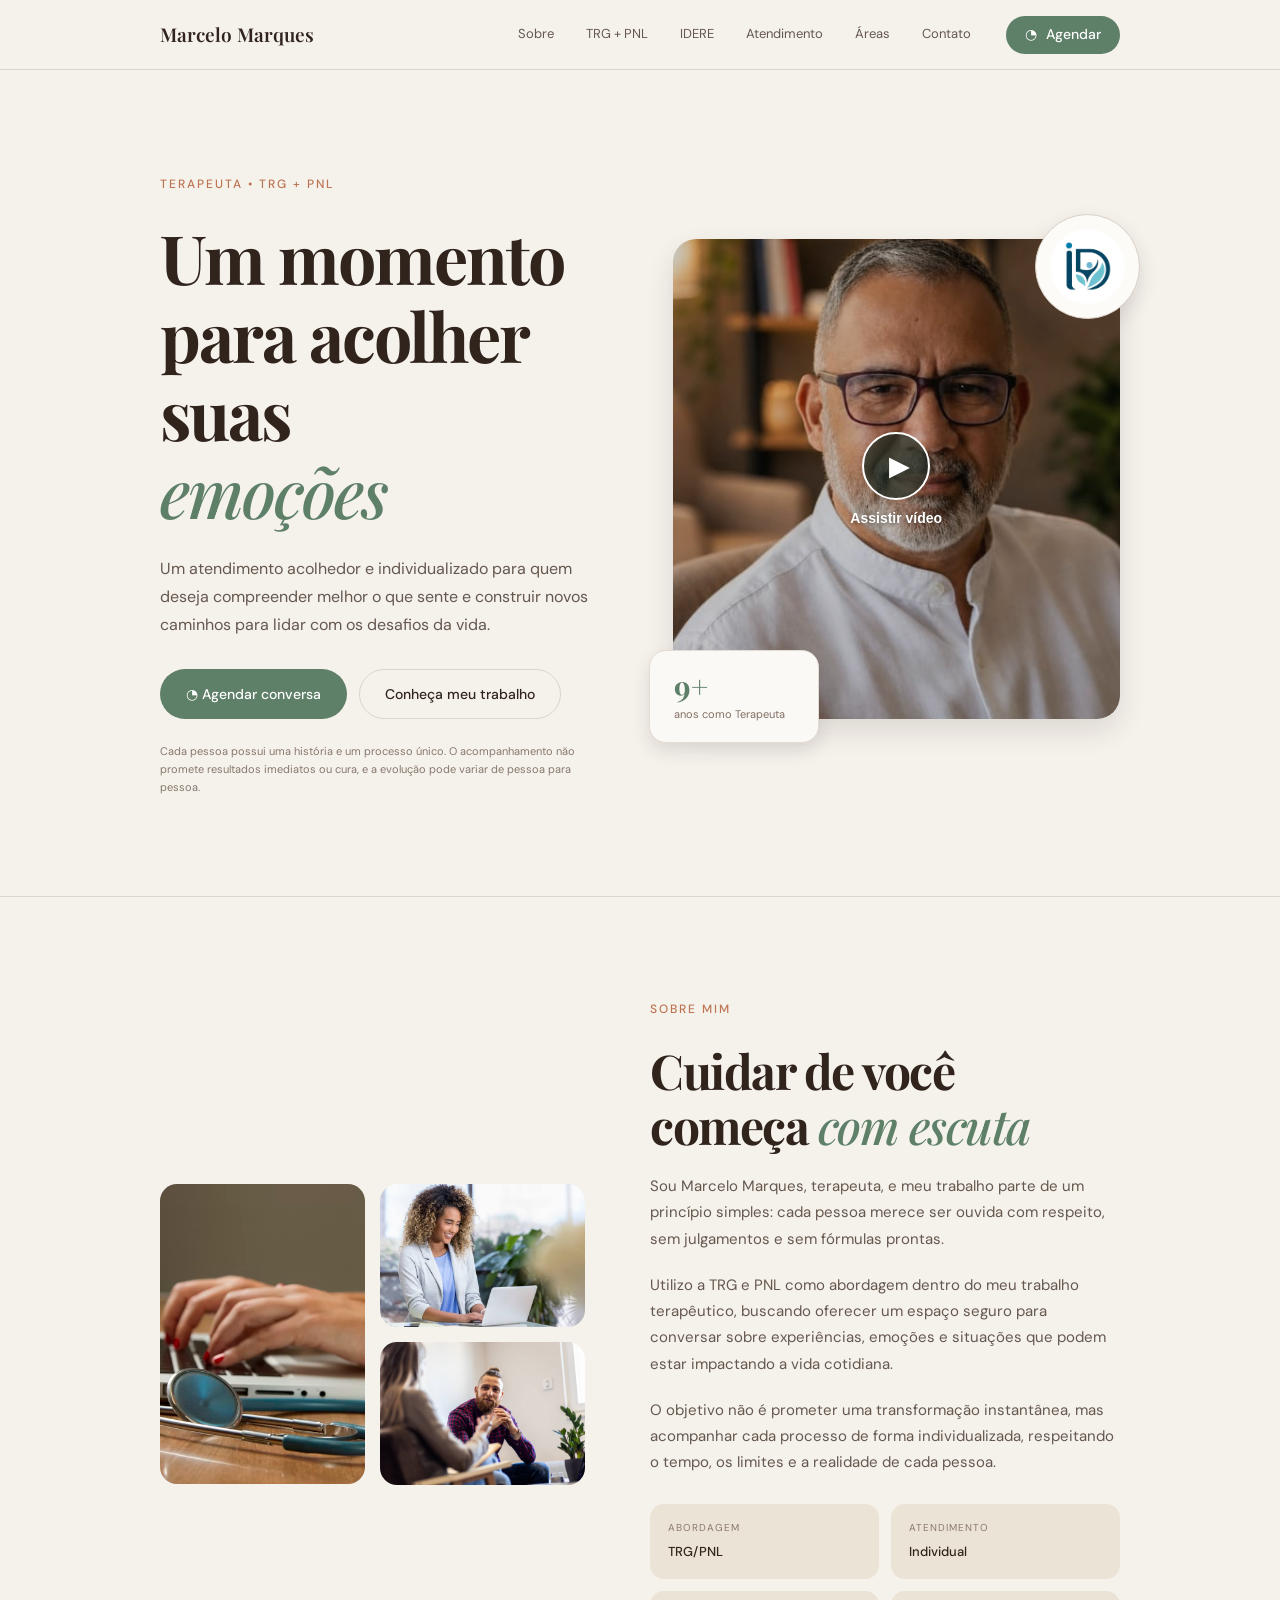
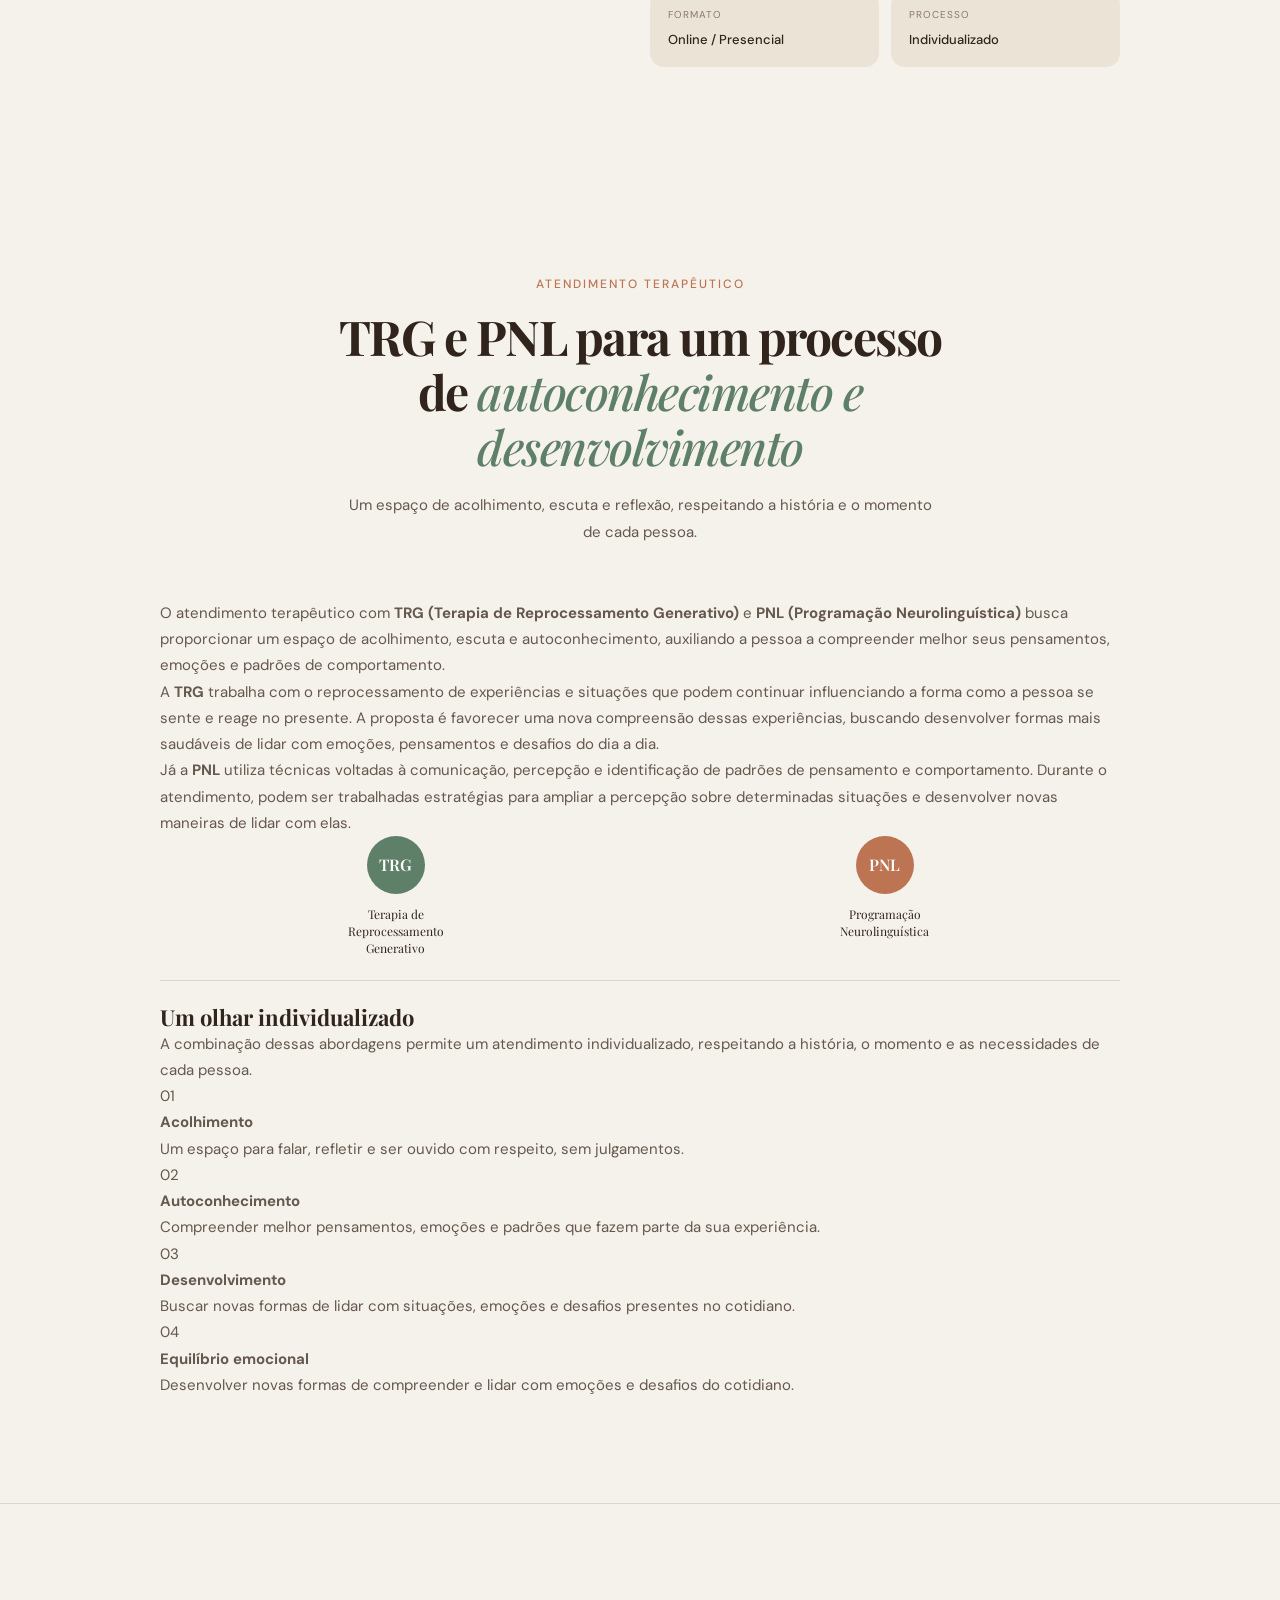
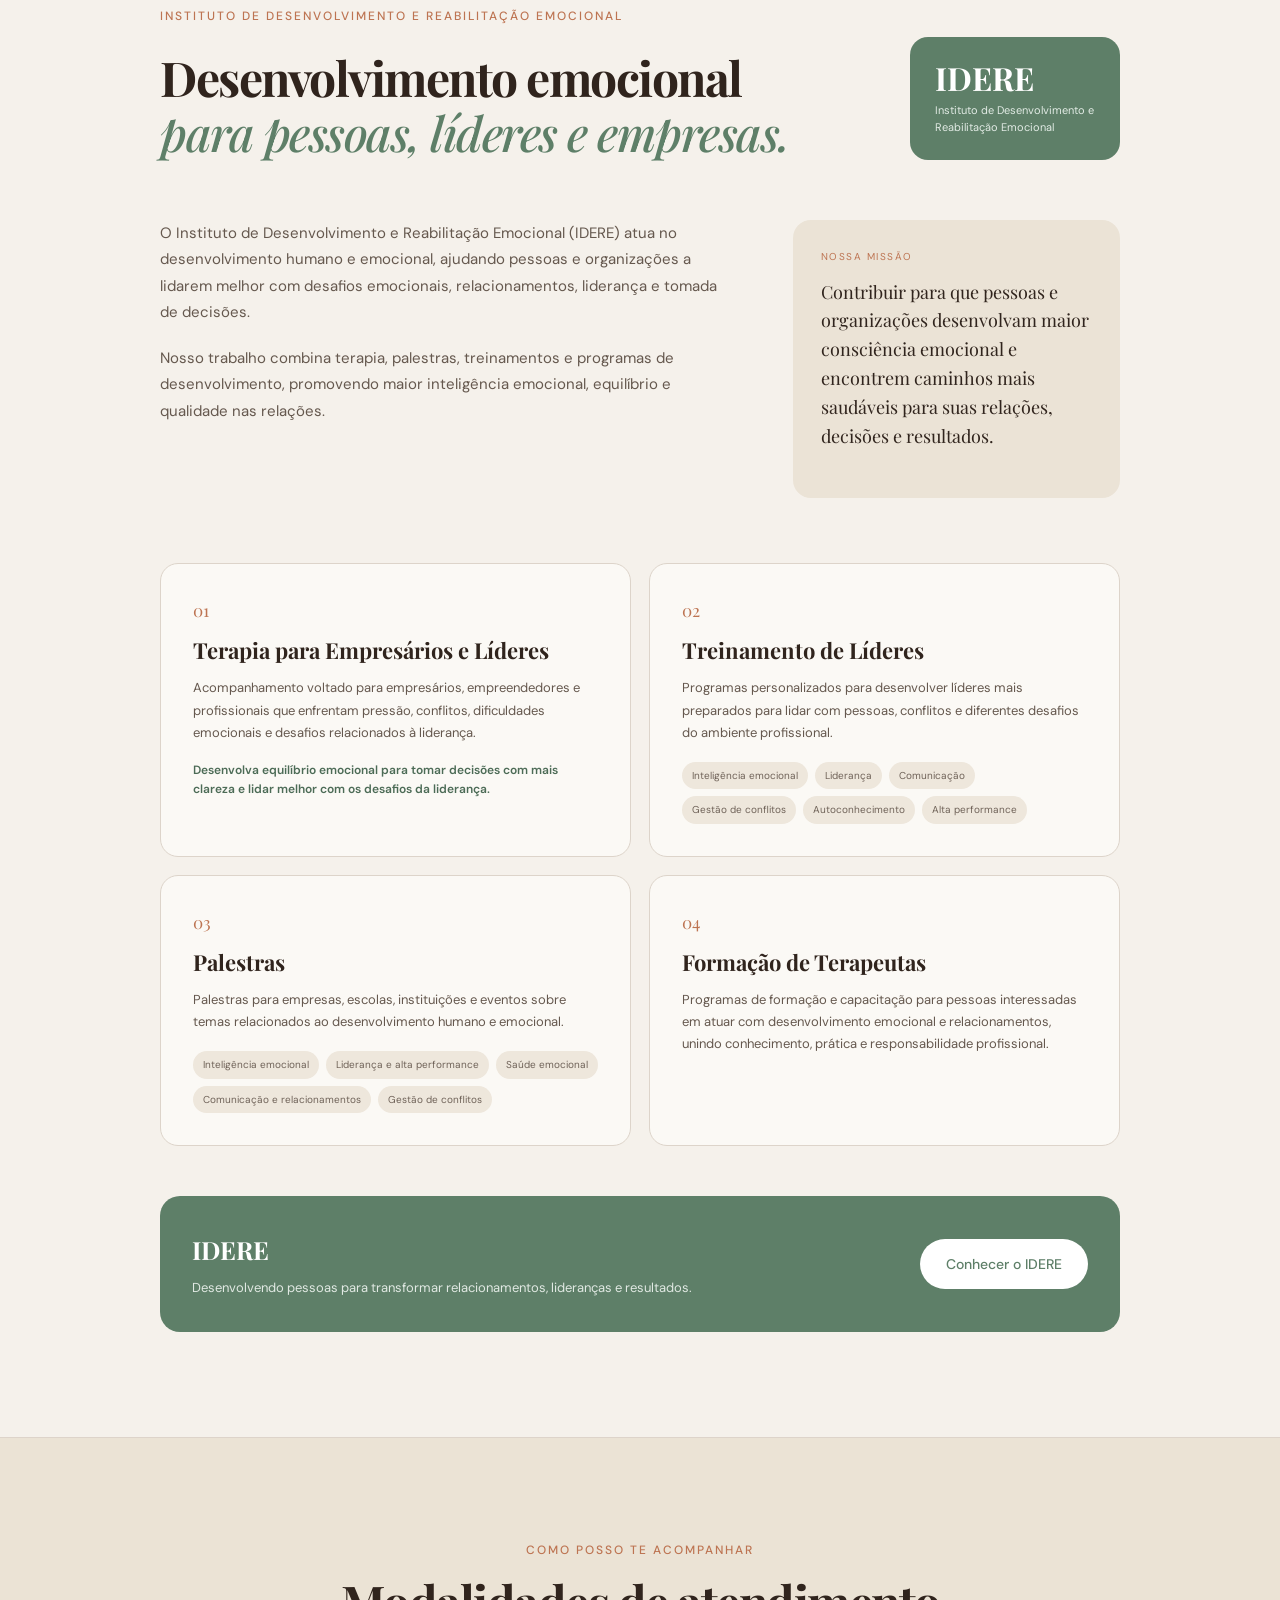
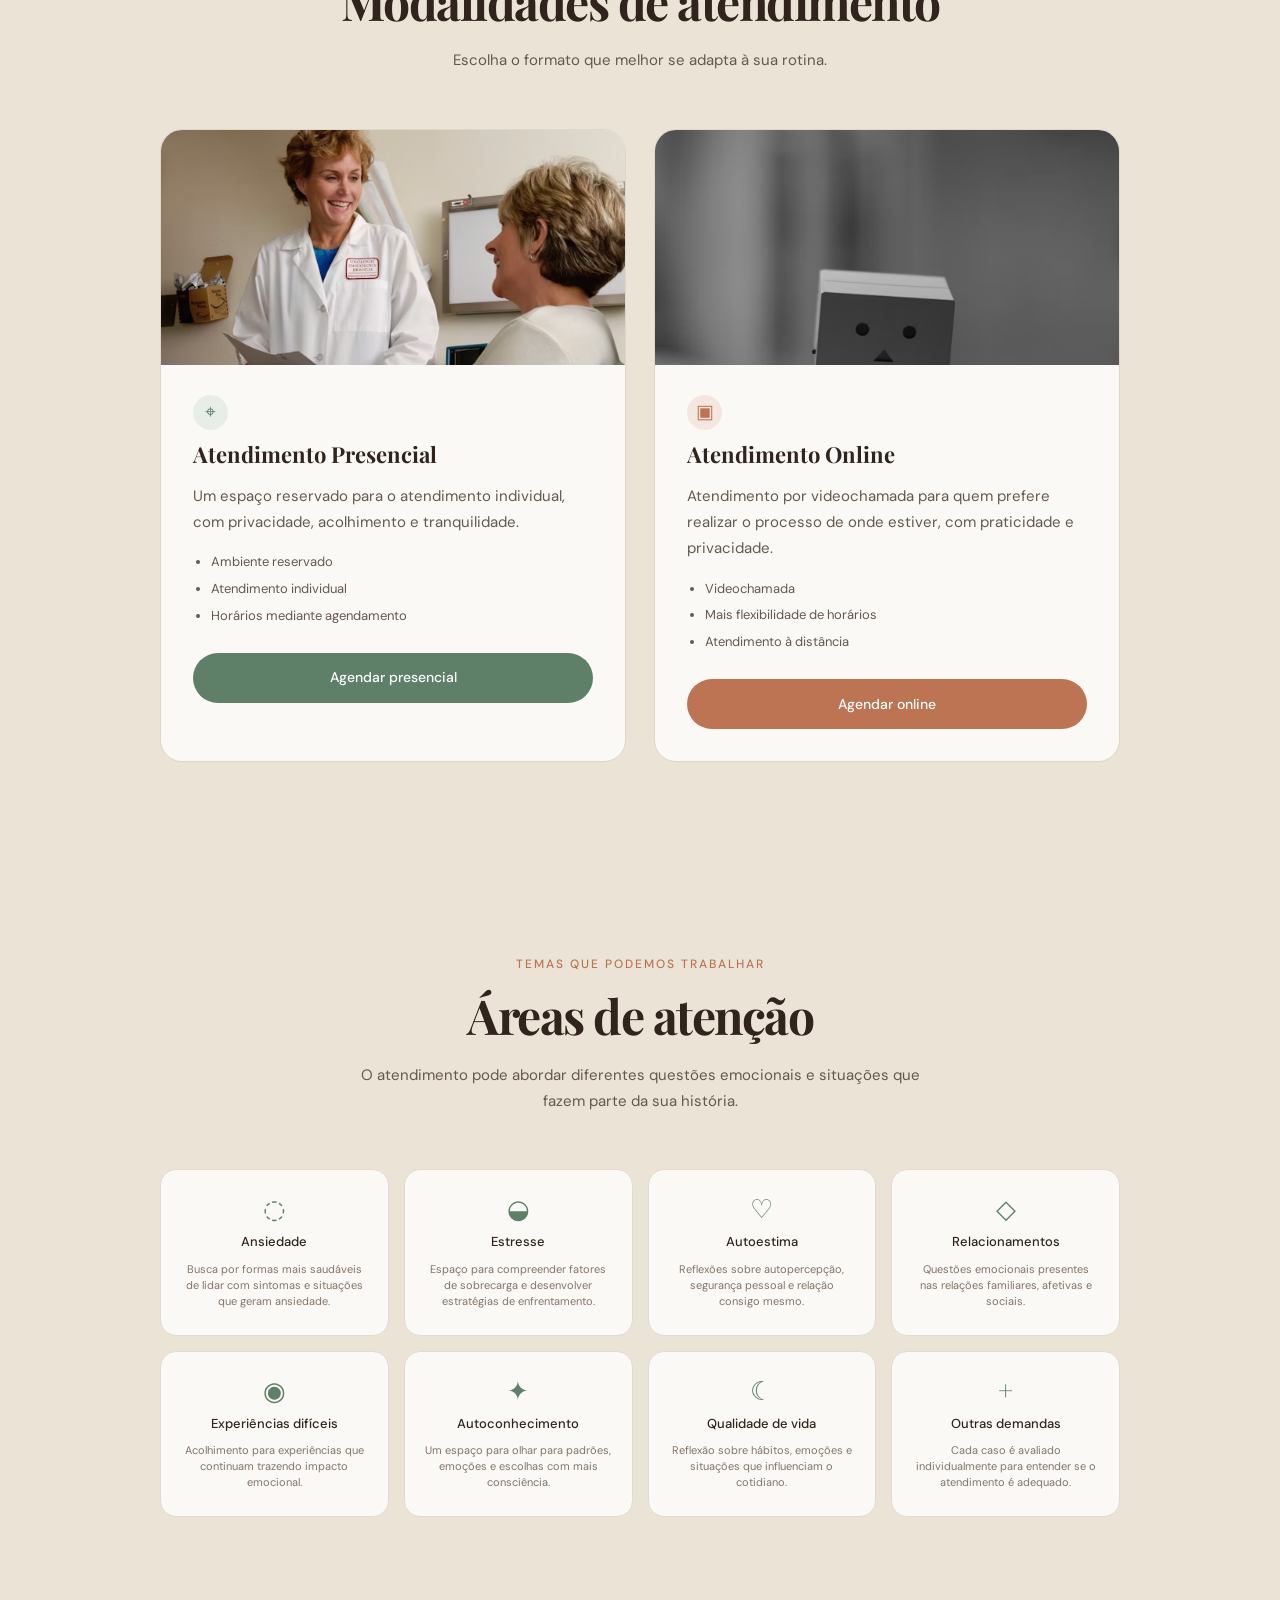
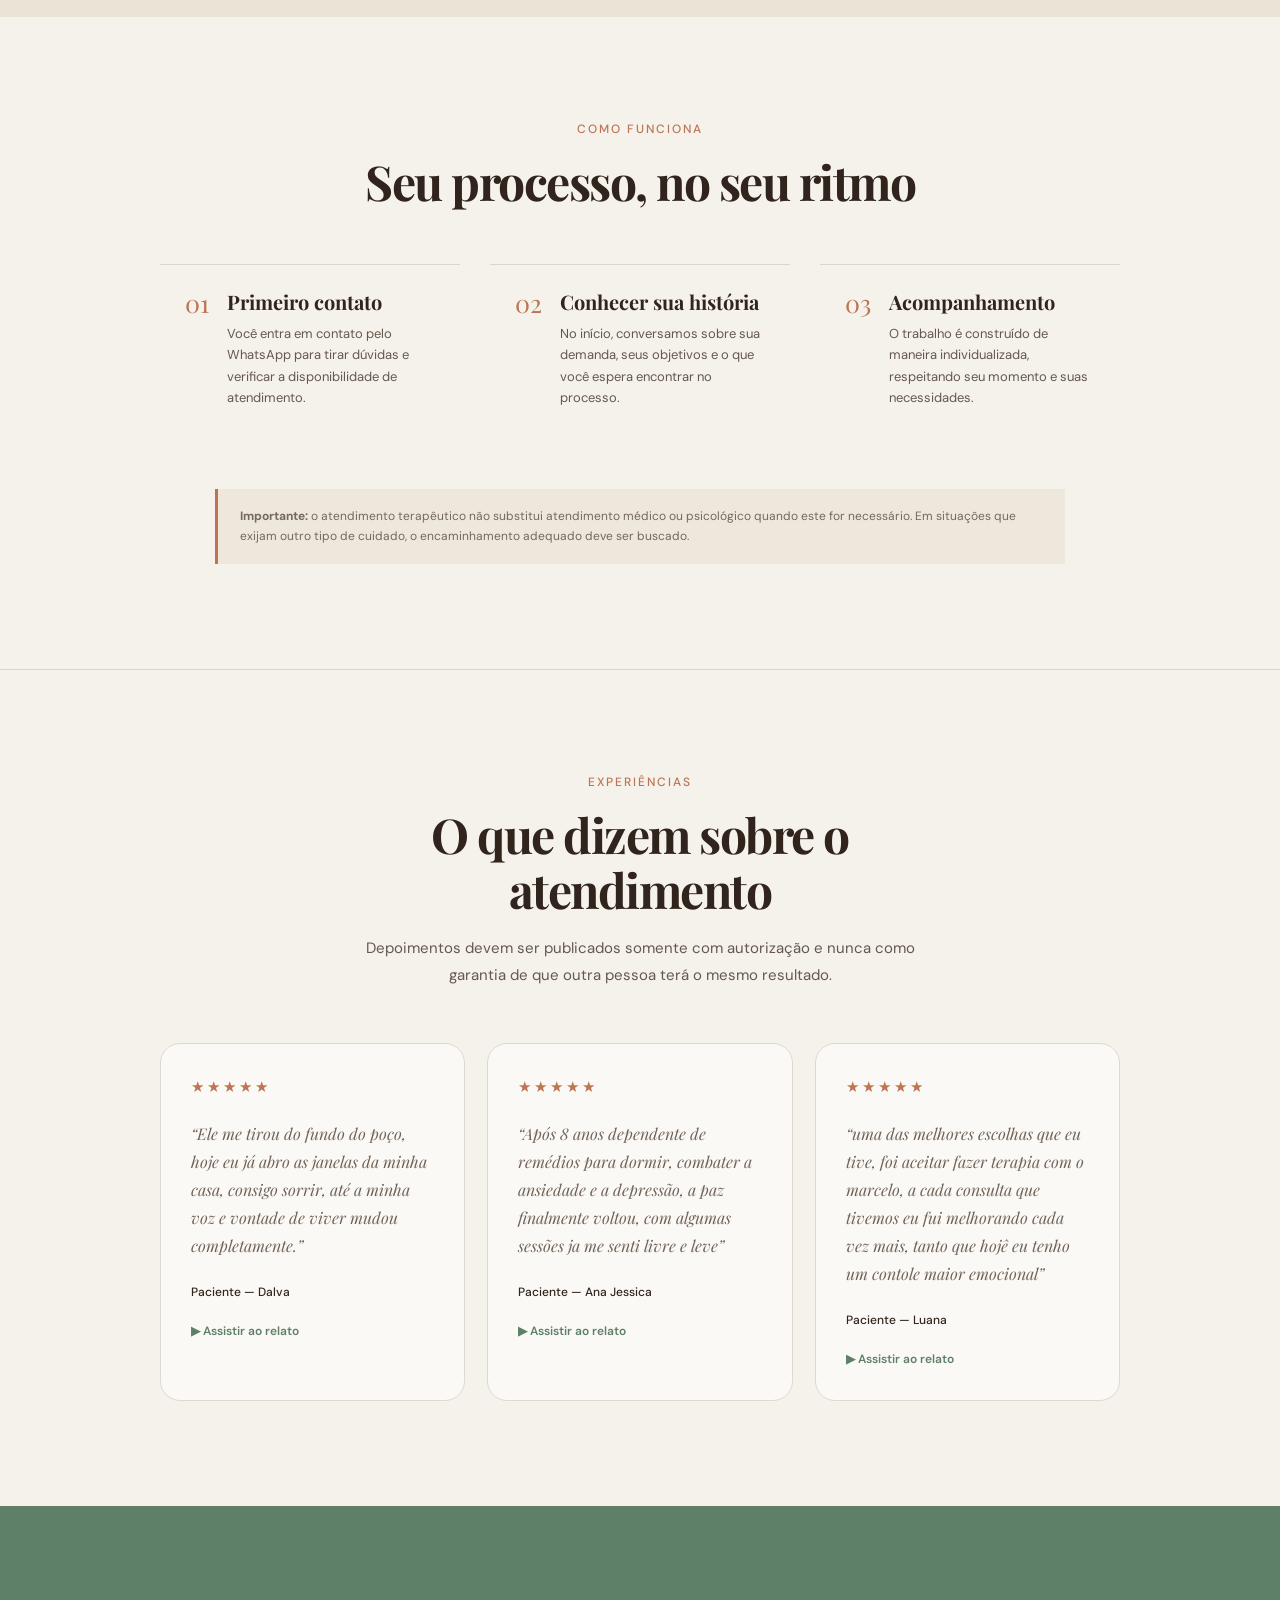
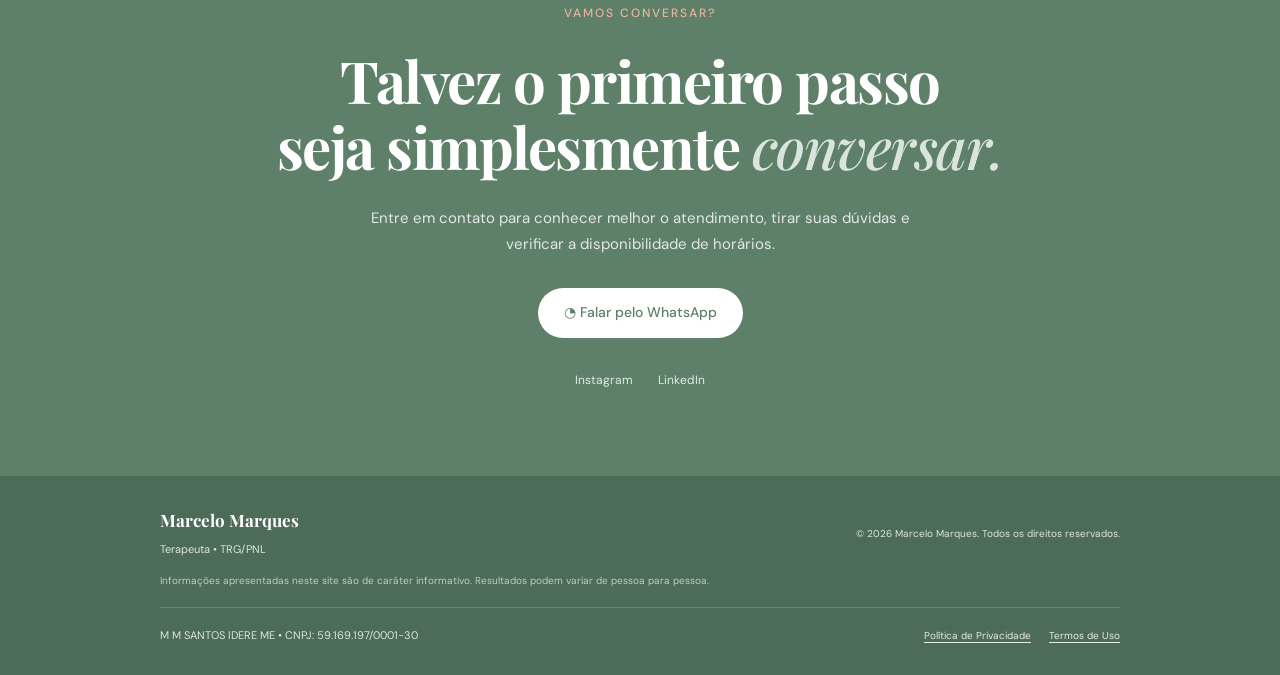
<file: index.html>
<!DOCTYPE html>
<html lang="pt-BR">
<head>
  <meta charset="UTF-8">
  <meta name="viewport" content="width=device-width, initial-scale=1.0">
  <meta name="description" content="Marcelo Marques — atendimento terapêutico com TRG e PNL, acolhimento e escuta individualizada.">
  <title>Marcelo Marques | Terapeuta</title>
  <link rel="shortcut icon" href="imagens/faviconfolha.png" type="image/x-icon">
  <link rel="preconnect" href="https://fonts.googleapis.com">
  <link rel="preconnect" href="https://fonts.gstatic.com" crossorigin>
  <link href="https://fonts.googleapis.com/css2?family=DM+Sans:wght@400;500;600&family=Playfair+Display:wght@500;600;700&display=swap" rel="stylesheet">

  <link rel="stylesheet" href="style.css">

  <!-- Meta Pixel Code -->
  <script>
    !function(f,b,e,v,n,t,s)
    {if(f.fbq)return;n=f.fbq=function(){n.callMethod?
    n.callMethod.apply(n,arguments):n.queue.push(arguments)};
    if(!f._fbq)f._fbq=n;n.push=n;n.loaded=!0;n.version='2.0';
    n.queue=[];t=b.createElement(e);t.async=!0;
    t.src=v;s=b.getElementsByTagName(e)[0];
    s.parentNode.insertBefore(t,s)}(window,document,'script',
    'https://connect.facebook.net/en_US/fbevents.js');
    fbq('init', '1406098021237382');
    fbq('track', 'PageView');
  </script>
  <!-- End Meta Pixel Code -->
</head>

<body>

  <!-- ==================== MENU ==================== -->
  <header class="header">
    <div class="container nav">
      <a href="#inicio" class="logo">Marcelo Marques</a>

              <nav class="menu">
      <a href="#sobre">Sobre</a>
      <a href="#terapia">TRG + PNL</a>
      <a href="#idere">IDERE</a>
      <a href="#atendimento">Atendimento</a>
      <a href="#areas">Áreas</a>
      <a href="#contato">Contato</a>
    </nav>

      <!-- TROQUE O NÚMERO PELO WHATSAPP DO MARCELO -->
      <a
        class="btn btn-small"
        href="https://wa.me/5522981240612"
        target="_blank"
        rel="noopener noreferrer"
      >
        <span>◔</span> Agendar
      </a>
    </div>
  </header>


  <main>

    <!-- ==================== HERO ==================== -->
    <section class="hero" id="inicio">
      <div class="container hero-grid">

        <div class="hero-content">
          <p class="eyebrow">TERAPEUTA • TRG + PNL</p>

          <h1>
            Um momento para acolher suas
            <em>emoções</em>
          </h1>

          <p class="hero-text">
            Um atendimento acolhedor e individualizado para quem deseja
            compreender melhor o que sente e construir novos caminhos
            para lidar com os desafios da vida.
          </p>

          <div class="hero-buttons">
            <a
              class="btn"
              href="https://wa.me/5522981240612"
              target="_blank"
              rel="noopener noreferrer"
            >
              ◔ Agendar conversa
            </a>

            <a class="btn btn-outline" href="#sobre">Conheça meu trabalho</a>
          </div>

          <p class="ethical-note">
            Cada pessoa possui uma história e um processo único.
            O acompanhamento não promete resultados imediatos ou cura,
            e a evolução pode variar de pessoa para pessoa.
          </p>
        </div>

        <div class="hero-image-wrap">

        <!-- Logo do IDERE -->
        <div class="idere-logo-badge">
          <img
            src="imagens/IDERE_simbolo.png"
            alt="Símbolo do IDERE"
          >
        </div>

        <button
          class="hero-video-trigger"
          type="button"
          aria-label="Reproduzir vídeo de Marcelo Marques"
        >
          <img
            src="imagens/marcelo_image.jpeg"
            alt="Marcelo Marques, terapeuta"
            class="hero-image"
          >
          <span class="hero-video-prompt" aria-hidden="true">
            <span class="hero-video-play">▶</span>
            <span>Assistir vídeo</span>
          </span>
        </button>
        <iframe
          class="hero-video-embed"
          title="Vídeo de Marcelo Marques"
          allow="accelerometer; autoplay; clipboard-write; encrypted-media; gyroscope; picture-in-picture"
          referrerpolicy="strict-origin-when-cross-origin"
          allowfullscreen
          hidden
        ></iframe>

        <div class="experience-card">
          <strong>9+</strong>
          <span>anos como Terapeuta</span>
        </div>

      </div>

      </div>
    </section>


    <!-- ==================== SOBRE ==================== -->
    <section class="section about" id="sobre">
      <div class="container about-grid">

        <div class="gallery">
          <!-- TROQUE OS NOMES DOS ARQUIVOS SE NECESSÁRIO -->
          <img src="imagens/terapia-1.png" alt="Marcelo Marques em ambiente profissional" class="gallery-large">
          <img src="imagens/terapia-2.jpe" alt="Detalhe do espaço de atendimento" class="gallery-small">
          <img src="imagens/terapia-3.jpg" alt="Ambiente relacionado ao atendimento" class="gallery-small">
        </div>

        <div class="about-content">
          <p class="eyebrow">SOBRE MIM</p>

          <h2>
            Cuidar de você começa
            <em>com escuta</em>
          </h2>

          <p>
            Sou Marcelo Marques, terapeuta, e meu trabalho parte de um
            princípio simples: cada pessoa merece ser ouvida com respeito,
            sem julgamentos e sem fórmulas prontas.
          </p>

          <p>
            Utilizo a TRG e PNL como abordagem dentro do meu trabalho terapêutico,
            buscando oferecer um espaço seguro para conversar sobre
            experiências, emoções e situações que podem estar impactando
            a vida cotidiana.
          </p>

          <p>
            O objetivo não é prometer uma transformação instantânea,
            mas acompanhar cada processo de forma individualizada,
            respeitando o tempo, os limites e a realidade de cada pessoa.
          </p>

          <div class="info-grid">
            <div class="info-box">
              <span>ABORDAGEM</span>
              <strong>TRG/PNL</strong>
            </div>

            <div class="info-box">
              <span>ATENDIMENTO</span>
              <strong>Individual</strong>
            </div>

            <div class="info-box">
              <span>FORMATO</span>
              <strong>Online / Presencial</strong>
            </div>

            <div class="info-box">
              <span>PROCESSO</span>
              <strong>Individualizado</strong>
            </div>
          </div>
        </div>

      </div>
    </section>

    <!-- ==================== ATENDIMENTO TERAPÊUTICO ==================== -->

    <!-- ==================== ATENDIMENTO TERAPÊUTICO ==================== -->

<section class="section therapy" id="terapia">

  <div class="container">

    <div class="section-heading">
      <p class="eyebrow">ATENDIMENTO TERAPÊUTICO</p>

      <h2>
        TRG e PNL para um processo de
        <em>autoconhecimento e desenvolvimento</em>
      </h2>

      <p>
        Um espaço de acolhimento, escuta e reflexão, respeitando a história
        e o momento de cada pessoa.
      </p>
    </div>


    <div class="therapy-intro">

      <div class="therapy-main-text">

        <p>
          O atendimento terapêutico com <strong>TRG (Terapia de
          Reprocessamento Generativo)</strong> e <strong>PNL
          (Programação Neurolinguística)</strong> busca proporcionar um
          espaço de acolhimento, escuta e autoconhecimento, auxiliando a
          pessoa a compreender melhor seus pensamentos, emoções e padrões
          de comportamento.
        </p>

        <p>
          A <strong>TRG</strong> trabalha com o reprocessamento de
          experiências e situações que podem continuar influenciando a
          forma como a pessoa se sente e reage no presente. A proposta é
          favorecer uma nova compreensão dessas experiências, buscando
          desenvolver formas mais saudáveis de lidar com emoções,
          pensamentos e desafios do dia a dia.
        </p>

        <p>
          Já a <strong>PNL</strong> utiliza técnicas voltadas à comunicação,
          percepção e identificação de padrões de pensamento e comportamento.
          Durante o atendimento, podem ser trabalhadas estratégias para
          ampliar a percepção sobre determinadas situações e desenvolver
          novas maneiras de lidar com elas.
        </p>

      </div>


          <div class="therapy-highlight">

      <div class="therapy-methods">

        <div class="therapy-method">
          <div class="therapy-symbol">
            TRG
          </div>

          <span>
            Terapia de<br>
            Reprocessamento<br>
            Generativo
          </span>
        </div>


        <div class="therapy-method">
          <div class="therapy-symbol pnl-symbol">
            PNL
          </div>

          <span>
            Programação<br>
            Neurolinguística
          </span>
        </div>

      </div>


      <div class="therapy-divider"></div>


      <h3>
        Um olhar individualizado
      </h3>

      <p>
        A combinação dessas abordagens permite um atendimento
        individualizado, respeitando a história, o momento e as
        necessidades de cada pessoa.
      </p>

    </div>

    </div>


    <div class="therapy-bottom">

      <div class="therapy-point">
        <span>01</span>

        <div>
          <strong>Acolhimento</strong>
          <p>
            Um espaço para falar, refletir e ser ouvido com respeito,
            sem julgamentos.
          </p>
        </div>
      </div>


      <div class="therapy-point">
        <span>02</span>

        <div>
          <strong>Autoconhecimento</strong>
          <p>
            Compreender melhor pensamentos, emoções e padrões que fazem
            parte da sua experiência.
          </p>
        </div>
      </div>


      <div class="therapy-point">
        <span>03</span>

        <div>
          <strong>Desenvolvimento</strong>
          <p>
            Buscar novas formas de lidar com situações, emoções e desafios
            presentes no cotidiano.
          </p>
        </div>
      </div>

    </div>


    <div class="feature">
  <span class="feature-number">04</span><br>
  <strong>Equilíbrio emocional</strong>
  <p>
    Desenvolver novas formas de compreender e lidar com emoções e desafios do cotidiano.
  </p>
</div>
    </div>

  </div>

</section>

     <!-- ==================== IDERE ==================== -->
      <section class="section idere" id="idere">
  <div class="container">

    <div class="idere-header">
      <div>
        <p class="eyebrow">INSTITUTO DE DESENVOLVIMENTO E REABILITAÇÃO EMOCIONAL</p>

        <h2>
          Desenvolvimento emocional
          <em>para pessoas, líderes e empresas.</em>
        </h2>
      </div>

      <div class="idere-badge">
        <strong>IDERE</strong>
        <span>Instituto de Desenvolvimento e Reabilitação Emocional</span>
      </div>
    </div>


    <div class="idere-intro">

      <div>
        <p>
          O Instituto de Desenvolvimento e Reabilitação Emocional (IDERE)
          atua no desenvolvimento humano e emocional, ajudando pessoas e
          organizações a lidarem melhor com desafios emocionais,
          relacionamentos, liderança e tomada de decisões.
        </p>

        <p>
          Nosso trabalho combina terapia, palestras, treinamentos e
          programas de desenvolvimento, promovendo maior inteligência
          emocional, equilíbrio e qualidade nas relações.
        </p>
      </div>

      <div class="idere-mission">
        <span>NOSSA MISSÃO</span>

        <p>
          Contribuir para que pessoas e organizações desenvolvam maior
          consciência emocional e encontrem caminhos mais saudáveis para
          suas relações, decisões e resultados.
        </p>
      </div>

    </div>


    <div class="idere-services">

      <div class="idere-service">
        <span class="service-number">01</span>

        <h3>Terapia para Empresários e Líderes</h3>

        <p>
          Acompanhamento voltado para empresários, empreendedores e
          profissionais que enfrentam pressão, conflitos, dificuldades
          emocionais e desafios relacionados à liderança.
        </p>

        <strong>
          Desenvolva equilíbrio emocional para tomar decisões com mais
          clareza e lidar melhor com os desafios da liderança.
        </strong>
      </div>


      <div class="idere-service">
        <span class="service-number">02</span>

        <h3>Treinamento de Líderes</h3>

        <p>
          Programas personalizados para desenvolver líderes mais preparados
          para lidar com pessoas, conflitos e diferentes desafios do ambiente
          profissional.
        </p>

        <div class="topics">
          <span>Inteligência emocional</span>
          <span>Liderança</span>
          <span>Comunicação</span>
          <span>Gestão de conflitos</span>
          <span>Autoconhecimento</span>
          <span>Alta performance</span>
        </div>
      </div>


      <div class="idere-service">
        <span class="service-number">03</span>

        <h3>Palestras</h3>

        <p>
          Palestras para empresas, escolas, instituições e eventos sobre
          temas relacionados ao desenvolvimento humano e emocional.
        </p>

        <div class="topics">
          <span>Inteligência emocional</span>
          <span>Liderança e alta performance</span>
          <span>Saúde emocional</span>
          <span>Comunicação e relacionamentos</span>
          <span>Gestão de conflitos</span>
        </div>
      </div>


      <div class="idere-service">
        <span class="service-number">04</span>

        <h3>Formação de Terapeutas</h3>

        <p>
          Programas de formação e capacitação para pessoas interessadas
          em atuar com desenvolvimento emocional e relacionamentos,
          unindo conhecimento, prática e responsabilidade profissional.
        </p>
      </div>

    </div>


    <div class="idere-bottom">

      <div>
        <strong>IDERE</strong>

        <p>
          Desenvolvendo pessoas para transformar relacionamentos,
          lideranças e resultados.
        </p>
      </div>

      <a
        href="https://wa.me/5522981240612"
        target="_blank"
        rel="noopener noreferrer"
        class="btn"
      >
        Conhecer o IDERE
      </a>

    </div>

  </div>
</section>

    <!-- ==================== ATENDIMENTO ==================== -->
    <section class="section services" id="atendimento">
      <div class="container">

        <div class="section-heading">
          <p class="eyebrow">COMO POSSO TE ACOMPANHAR</p>
          <h2>Modalidades de atendimento</h2>
          <p>
            Escolha o formato que melhor se adapta à sua rotina.
          </p>
        </div>

        <div class="service-grid">

          <article class="service-card">
            <!-- COLOQUE SUA FOTO EM: images/presencial.jpg -->
            <img src="imagens/terapiapresencial.png" alt="Atendimento presencial">

            <div class="service-body">
              <span class="service-icon">⌖</span>
              <h3>Atendimento Presencial</h3>

              <p>
                Um espaço reservado para o atendimento individual,
                com privacidade, acolhimento e tranquilidade.
              </p>

              <ul>
                <li>Ambiente reservado</li>
                <li>Atendimento individual</li>
                <li>Horários mediante agendamento</li>
              </ul>

              <a
                href="https://wa.me/5522981240612"
                target="_blank"
                rel="noopener noreferrer"
                class="btn service-btn"
              >
                Agendar presencial
              </a>
            </div>
          </article>


          <article class="service-card">
            <!-- COLOQUE SUA FOTO EM: images/online.jpg -->
            <img src="imagens/terapiaonline.png" alt="Atendimento online">

            <div class="service-body">
              <span class="service-icon orange">▣</span>
              <h3>Atendimento Online</h3>

              <p>
                Atendimento por videochamada para quem prefere realizar
                o processo de onde estiver, com praticidade e privacidade.
              </p>

              <ul>
                <li>Videochamada</li>
                <li>Mais flexibilidade de horários</li>
                <li>Atendimento à distância</li>
              </ul>

              <a
                href="https://wa.me/5522981240612"
                target="_blank"
                rel="noopener noreferrer"
                class="btn btn-orange service-btn"
              >
                Agendar online
              </a>
            </div>
          </article>

        </div>
      </div>
    </section>


    <!-- ==================== ÁREAS ==================== -->
    <section class="areas" id="areas">
      <div class="container">

        <div class="section-heading">
          <p class="eyebrow">TEMAS QUE PODEMOS TRABALHAR</p>
          <h2>Áreas de atenção</h2>
          <p>
            O atendimento pode abordar diferentes questões emocionais
            e situações que fazem parte da sua história.
          </p>
        </div>

        <div class="areas-grid">
          <div class="area-card">
            <span>◌</span>
            <strong>Ansiedade</strong>
            <small>Busca por formas mais saudáveis de lidar com sintomas e situações que geram ansiedade.</small>
          </div>

          <div class="area-card">
            <span>◒</span>
            <strong>Estresse</strong>
            <small>Espaço para compreender fatores de sobrecarga e desenvolver estratégias de enfrentamento.</small>
          </div>

          <div class="area-card">
            <span>♡</span>
            <strong>Autoestima</strong>
            <small>Reflexões sobre autopercepção, segurança pessoal e relação consigo mesmo.</small>
          </div>

          <div class="area-card">
            <span>◇</span>
            <strong>Relacionamentos</strong>
            <small>Questões emocionais presentes nas relações familiares, afetivas e sociais.</small>
          </div>

          <div class="area-card">
            <span>◉</span>
            <strong>Experiências difíceis</strong>
            <small>Acolhimento para experiências que continuam trazendo impacto emocional.</small>
          </div>

          <div class="area-card">
            <span>✦</span>
            <strong>Autoconhecimento</strong>
            <small>Um espaço para olhar para padrões, emoções e escolhas com mais consciência.</small>
          </div>

          <div class="area-card">
            <span>☾</span>
            <strong>Qualidade de vida</strong>
            <small>Reflexão sobre hábitos, emoções e situações que influenciam o cotidiano.</small>
          </div>

          <div class="area-card">
            <span>+</span>
            <strong>Outras demandas</strong>
            <small>Cada caso é avaliado individualmente para entender se o atendimento é adequado.</small>
          </div>
        </div>

      </div>
    </section>


    <!-- ==================== PROCESSO ==================== -->
    <section class="section process">
      <div class="container">

        <div class="section-heading">
          <p class="eyebrow">COMO FUNCIONA</p>
          <h2>Seu processo, no seu ritmo</h2>
        </div>

        <div class="steps">

          <div class="step">
            <span>01</span>
            <div>
              <h3>Primeiro contato</h3>
              <p>
                Você entra em contato pelo WhatsApp para tirar dúvidas
                e verificar a disponibilidade de atendimento.
              </p>
            </div>
          </div>

          <div class="step">
            <span>02</span>
            <div>
              <h3>Conhecer sua história</h3>
              <p>
                No início, conversamos sobre sua demanda, seus objetivos
                e o que você espera encontrar no processo.
              </p>
            </div>
          </div>

          <div class="step">
            <span>03</span>
            <div>
              <h3>Acompanhamento</h3>
              <p>
                O trabalho é construído de maneira individualizada,
                respeitando seu momento e suas necessidades.
              </p>
            </div>
          </div>

        </div>

        <div class="disclaimer">
          <strong>Importante:</strong>
          o atendimento terapêutico não substitui atendimento médico ou
          psicológico quando este for necessário. Em situações que exijam
          outro tipo de cuidado, o encaminhamento adequado deve ser buscado.
        </div>

      </div>
    </section>

<!-- ==================== DEPOIMENTOS ==================== -->
<section class="section testimonials">
  <div class="container">

    <div class="section-heading">
      <p class="eyebrow">EXPERIÊNCIAS</p>

      <h2>O que dizem sobre o atendimento</h2>

      <p>
        Depoimentos devem ser publicados somente com autorização
        e nunca como garantia de que outra pessoa terá o mesmo resultado.
      </p>
    </div>


    <div class="testimonial-grid">


      <!-- ==================== DEPOIMENTO 1 ==================== -->

      <a
        href="https://www.instagram.com/reels/C_TgvdkpT4o/"
        target="_blank"
        rel="noopener noreferrer"
        class="testimonial"
      >

        <div class="stars">★★★★★</div>

        <p>
          “Ele me tirou do fundo do poço, hoje eu já abro as janelas da minha casa, consigo sorrir, até a minha voz e vontade de viver mudou completamente.”
        </p>

        <strong>Paciente — Dalva</strong>

        <span class="watch-testimonial">
          ▶ Assistir ao relato
        </span>

      </a>


      <!-- ==================== DEPOIMENTO 2 ==================== -->

      <a
        href="https://www.instagram.com/reels/DJSL-ysxVpa/"
        target="_blank"
        rel="noopener noreferrer"
        class="testimonial"
      >

        <div class="stars">★★★★★</div>

        <p>
          “Após 8 anos dependente de remédios para dormir, combater a ansiedade e a depressão, a paz finalmente voltou, com algumas sessões ja me senti livre e leve”
        </p>

        <strong>Paciente — Ana Jessica</strong>

        <span class="watch-testimonial">
          ▶ Assistir ao relato
        </span>

      </a>


      <!-- ==================== DEPOIMENTO 3 ==================== -->

      <a
        href="https://www.instagram.com/reels/CwYIi0Eprb1/"
        target="_blank"
        rel="noopener noreferrer"
        class="testimonial"
      >

        <div class="stars">★★★★★</div>

        <p>
          “uma das melhores escolhas que eu tive, foi aceitar fazer terapia com o marcelo, a cada consulta que tivemos eu fui melhorando cada vez mais, tanto que hojê eu tenho um contole maior emocional”
        </p>

        <strong>Paciente — Luana</strong>

        <span class="watch-testimonial">
          ▶ Assistir ao relato
        </span>

      </a>


    </div>

  </div>
</section>

    <!-- ==================== CTA ==================== -->
    <section class="cta" id="contato">
      <div class="container cta-content">

        <p class="eyebrow light">VAMOS CONVERSAR?</p>

        <h2>
          Talvez o primeiro passo
          <br>
          seja simplesmente <em>conversar.</em>
        </h2>

        <p>
          Entre em contato para conhecer melhor o atendimento,
          tirar suas dúvidas e verificar a disponibilidade de horários.
        </p>

        <!-- TROQUE O NÚMERO PELO WHATSAPP DO MARCELO -->
        <a
          href="https://wa.me/5522981240612"
          target="_blank"
          rel="noopener noreferrer"
          class="btn btn-white"
        >
          ◔ Falar pelo WhatsApp
        </a>

        <div class="socials">
          <!-- COLOQUE OS LINKS REAIS -->
          <a href="https://www.instagram.com/marcelosantosterapeuta/" aria-label="Instagram" target="_blank">Instagram</a>
          <a href="https://www.linkedin.com/in/mm-santos-idere-7bb091429/" aria-label="LinkedIn" target="_blank">LinkedIn</a>
        </div>

      </div>
    </section>

  </main>


  <!-- ==================== RODAPÉ ==================== -->
  <footer class="footer">
    <div class="container footer-content">
      <div>
        <strong>Marcelo Marques</strong>
        <span>Terapeuta • TRG/PNL</span>
      </div>

      <p>
        © 2026 Marcelo Marques. Todos os direitos reservados.
      </p>

      <p class="footer-note">
        Informações apresentadas neste site são de caráter informativo.
        Resultados podem variar de pessoa para pessoa.
      </p>

      <div class="footer-legal">
        <span>M M SANTOS IDERE ME • CNPJ: 59.169.197/0001-30</span>
        <div class="footer-links">
          <a href="politica-de-privacidade.html">Política de Privacidade</a>
          <a href="termos-de-uso.html">Termos de Uso</a>
        </div>
      </div>
    </div>
  </footer>

  <script>
    const heroVideoTrigger = document.querySelector(".hero-video-trigger");
    const heroVideoEmbed = document.querySelector(".hero-video-embed");

    heroVideoTrigger.addEventListener("click", () => {
      heroVideoEmbed.src = "https://www.youtube-nocookie.com/embed/hYSGWirOsjI?autoplay=1";
      heroVideoEmbed.hidden = false;
      heroVideoTrigger.remove();
    });
  </script>

</body>
</html>
</file>
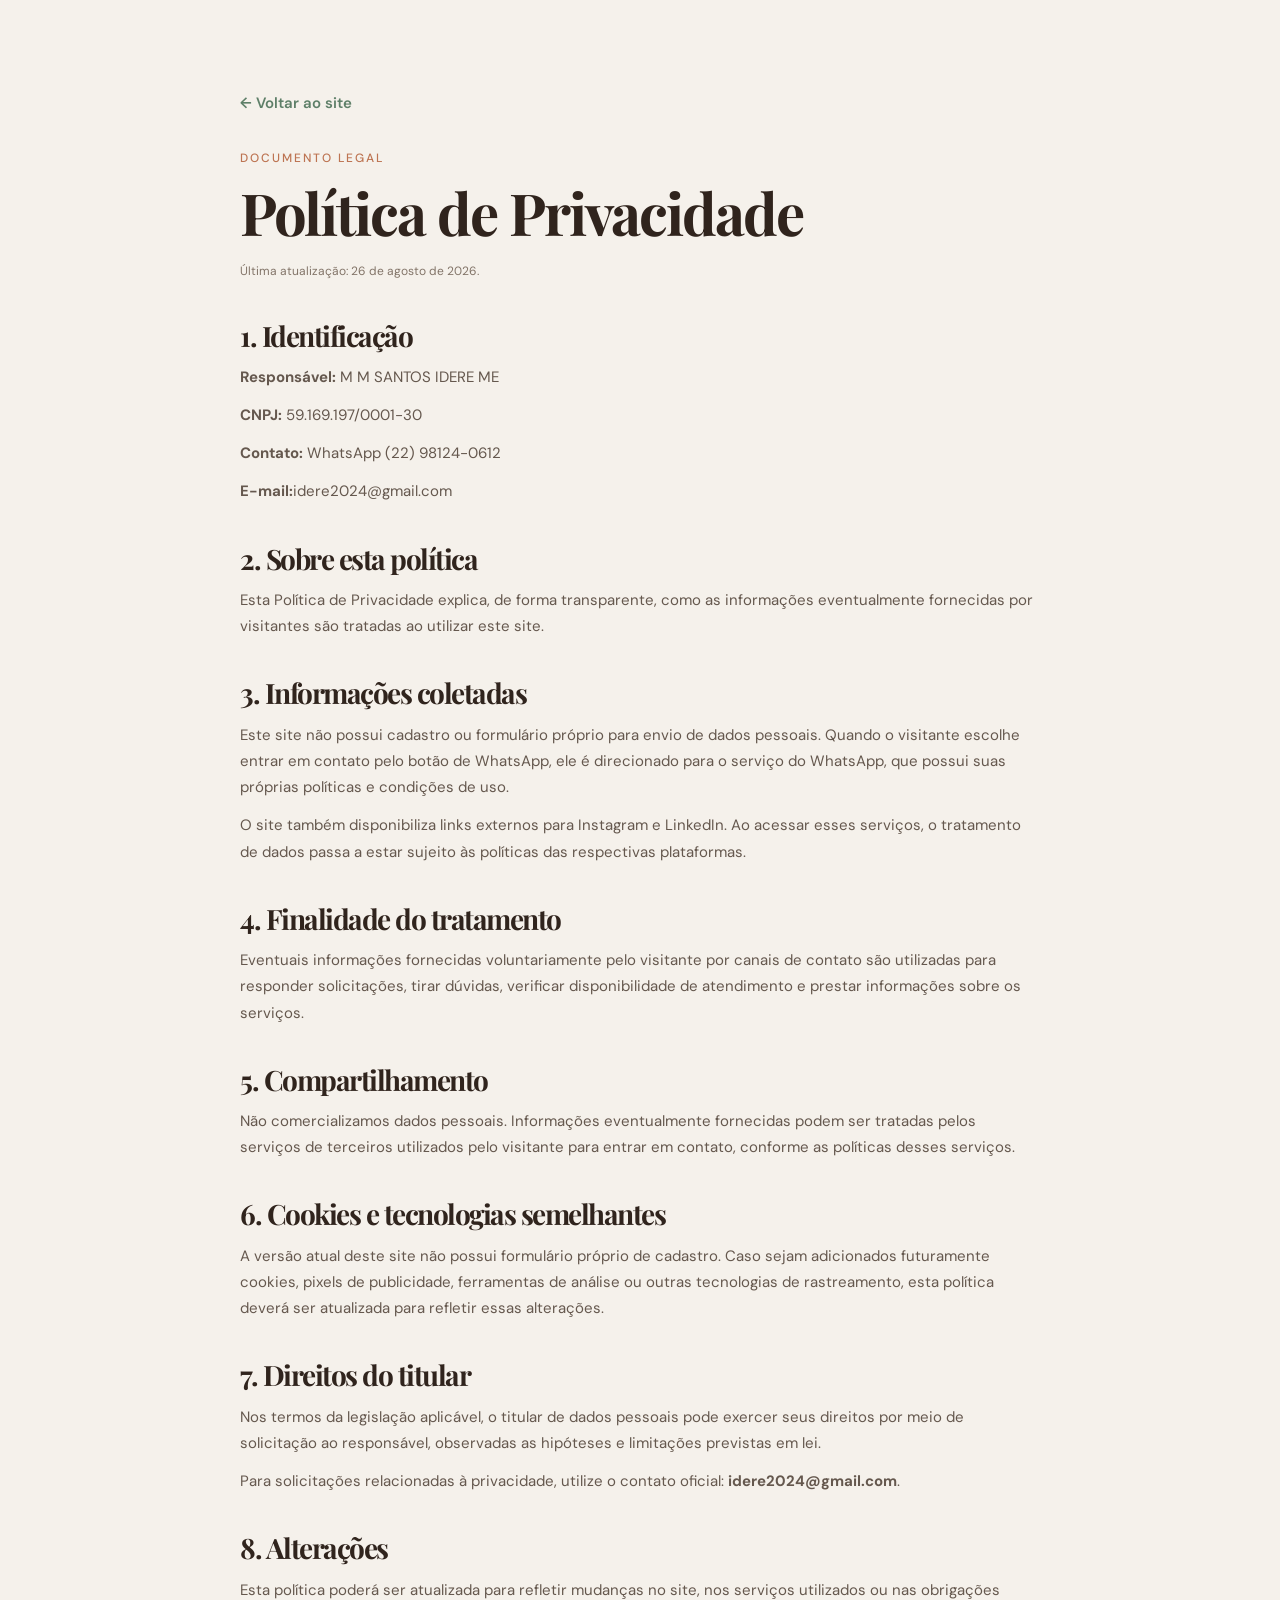
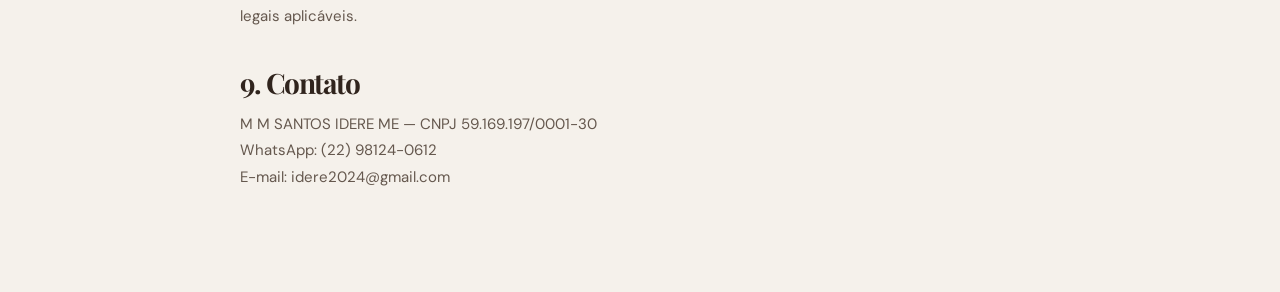
<file: politica-de-privacidade.html>
<!DOCTYPE html>
<html lang="pt-BR">
<head>
  <meta charset="UTF-8">
  <meta name="viewport" content="width=device-width, initial-scale=1.0">
  <meta name="description" content="Política de Privacidade — M M SANTOS IDERE ME.">
  <title>Política de Privacidade | Marcelo Marques</title>
  <link rel="shortcut icon" href="imagens/faviconfolha.png" type="image/x-icon">
  <link rel="preconnect" href="https://fonts.googleapis.com">
  <link rel="preconnect" href="https://fonts.gstatic.com" crossorigin>
  <link href="https://fonts.googleapis.com/css2?family=DM+Sans:wght@400;500;600&family=Playfair+Display:wght@500;600;700&display=swap" rel="stylesheet">
  <link rel="stylesheet" href="style.css">
  <style>
    .legal-page { padding: 90px 0; }
    .legal-content { max-width: 800px; margin: 0 auto; }
    .legal-content h1 { font-size: clamp(40px, 6vw, 58px); }
    .legal-content h2 { font-size: 28px; margin: 38px 0 12px; }
    .legal-content p, .legal-content li { margin-bottom: 12px; }
    .legal-content ul { padding-left: 22px; }
    .legal-back { display:inline-flex; margin-bottom:35px; color:var(--green); font-weight:600; }
    .legal-updated { font-size:12px; color:#827468; margin-top:-10px; }
  </style>

  <!-- Meta Pixel Code -->
  <script>
    !function(f,b,e,v,n,t,s)
    {if(f.fbq)return;n=f.fbq=function(){n.callMethod?
    n.callMethod.apply(n,arguments):n.queue.push(arguments)};
    if(!f._fbq)f._fbq=n;n.push=n;n.loaded=!0;n.version='2.0';
    n.queue=[];t=b.createElement(e);t.async=!0;
    t.src=v;s=b.getElementsByTagName(e)[0];
    s.parentNode.insertBefore(t,s)}(window,document,'script',
    'https://connect.facebook.net/en_US/fbevents.js');
    fbq('init', '1406098021237382');
    fbq('track', 'PageView');
  </script>
  <!-- End Meta Pixel Code -->
</head>
<body>
  <main class="legal-page">
    <div class="container legal-content">
      <a class="legal-back" href="index.html">← Voltar ao site</a>
      <p class="eyebrow">DOCUMENTO LEGAL</p>
      <h1>Política de Privacidade</h1>
      <p class="legal-updated">Última atualização: 26 de agosto de 2026.</p>

      <h2>1. Identificação</h2>
      <p><strong>Responsável:</strong> M M SANTOS IDERE ME</p>
      <p><strong>CNPJ:</strong> 59.169.197/0001-30</p>
      <p><strong>Contato:</strong> WhatsApp (22) 98124-0612</p>
      <p><strong>E-mail:</strong>idere2024@gmail.com</p>

      <h2>2. Sobre esta política</h2>
      <p>
        Esta Política de Privacidade explica, de forma transparente, como as informações
        eventualmente fornecidas por visitantes são tratadas ao utilizar este site.
      </p>

      <h2>3. Informações coletadas</h2>
      <p>
        Este site não possui cadastro ou formulário próprio para envio de dados pessoais.
        Quando o visitante escolhe entrar em contato pelo botão de WhatsApp, ele é
        direcionado para o serviço do WhatsApp, que possui suas próprias políticas e
        condições de uso.
      </p>
      <p>
        O site também disponibiliza links externos para Instagram e LinkedIn. Ao acessar
        esses serviços, o tratamento de dados passa a estar sujeito às políticas das
        respectivas plataformas.
      </p>

      <h2>4. Finalidade do tratamento</h2>
      <p>
        Eventuais informações fornecidas voluntariamente pelo visitante por canais de
        contato são utilizadas para responder solicitações, tirar dúvidas, verificar
        disponibilidade de atendimento e prestar informações sobre os serviços.
      </p>

      <h2>5. Compartilhamento</h2>
      <p>
        Não comercializamos dados pessoais. Informações eventualmente fornecidas podem
        ser tratadas pelos serviços de terceiros utilizados pelo visitante para entrar
        em contato, conforme as políticas desses serviços.
      </p>

      <h2>6. Cookies e tecnologias semelhantes</h2>
      <p>
        A versão atual deste site não possui formulário próprio de cadastro. Caso sejam
        adicionados futuramente cookies, pixels de publicidade, ferramentas de análise
        ou outras tecnologias de rastreamento, esta política deverá ser atualizada para
        refletir essas alterações.
      </p>

      <h2>7. Direitos do titular</h2>
      <p>
        Nos termos da legislação aplicável, o titular de dados pessoais pode exercer
        seus direitos por meio de solicitação ao responsável, observadas as hipóteses
        e limitações previstas em lei.
      </p>
      <p>
        Para solicitações relacionadas à privacidade, utilize o contato oficial:
        <strong>idere2024@gmail.com</strong>.
      </p>

      <h2>8. Alterações</h2>
      <p>
        Esta política poderá ser atualizada para refletir mudanças no site, nos serviços
        utilizados ou nas obrigações legais aplicáveis.
      </p>

      <h2>9. Contato</h2>
      <p>
        M M SANTOS IDERE ME — CNPJ 59.169.197/0001-30<br>
        WhatsApp: (22) 98124-0612<br>
        E-mail: idere2024@gmail.com
      </p>
    </div>
  </main>
</body>
</html>
</file>
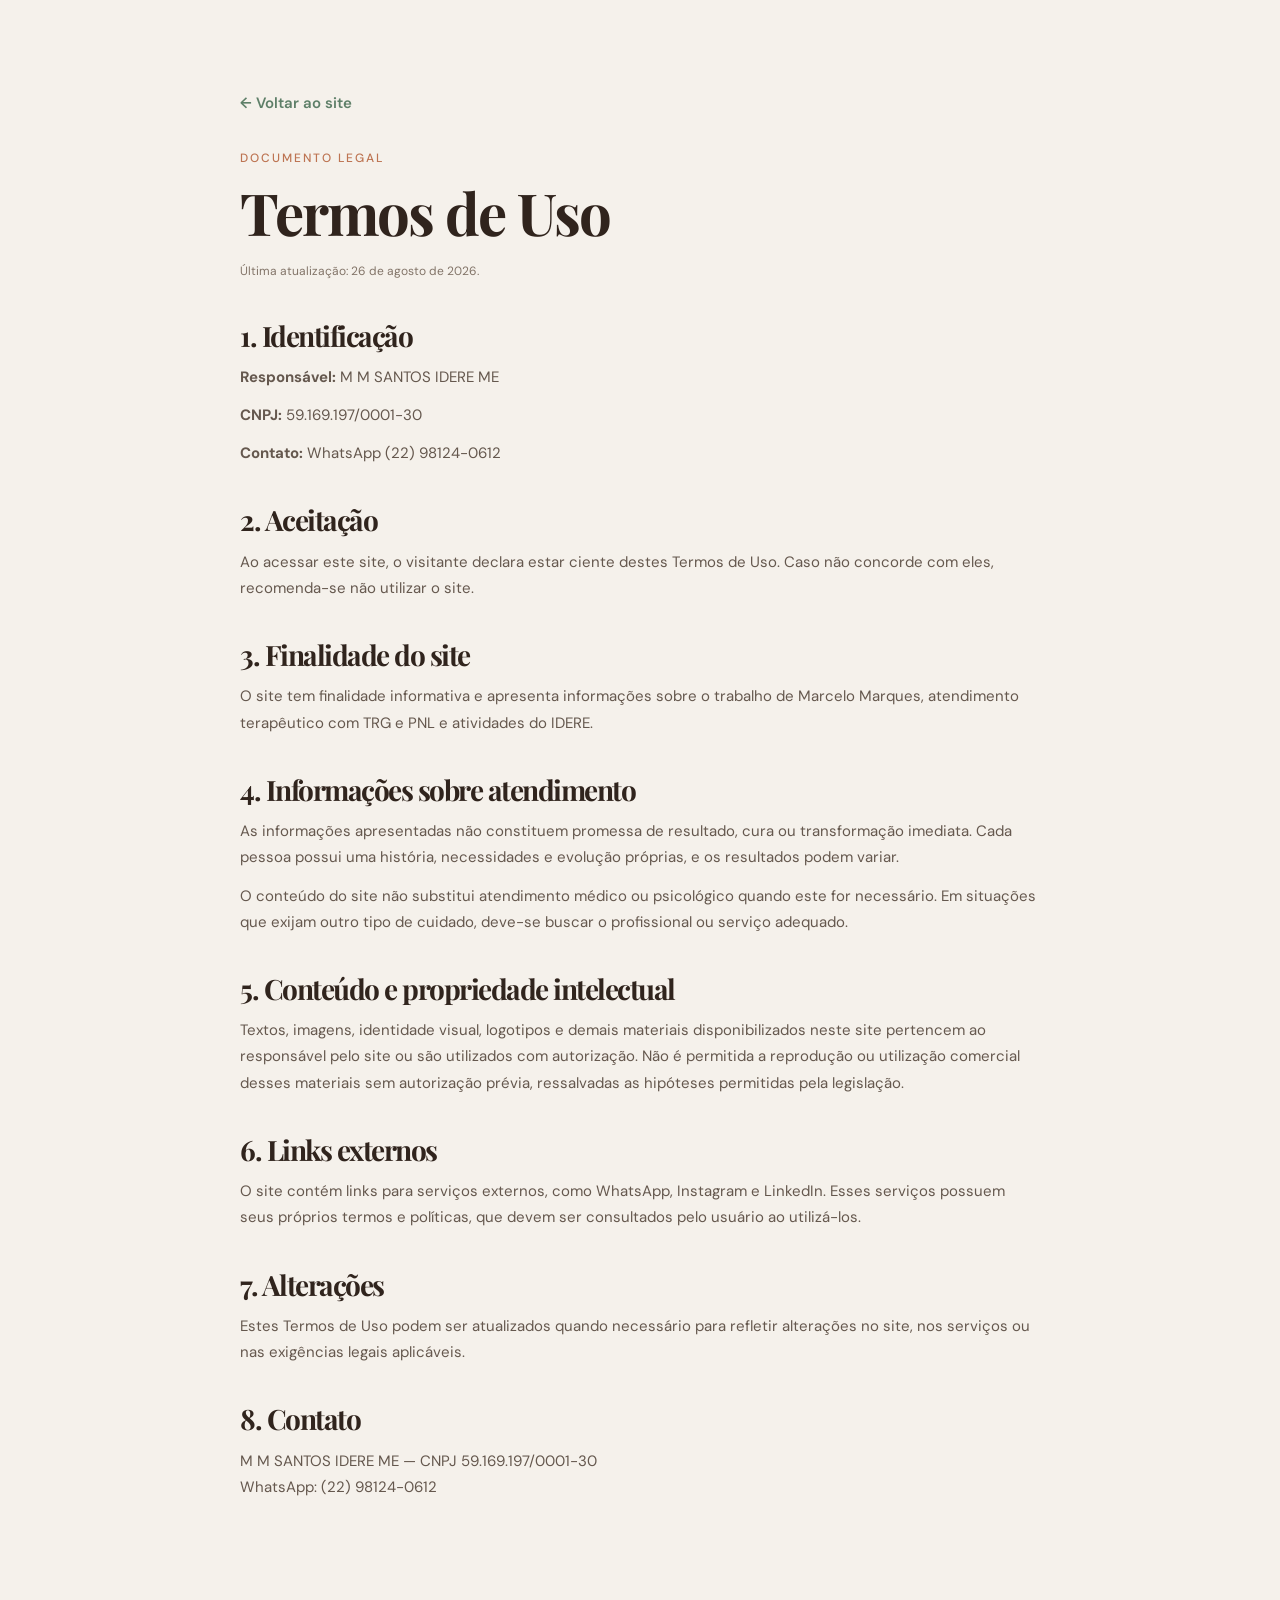
<file: termos-de-uso.html>
<!DOCTYPE html>
<html lang="pt-BR">
<head>
  <meta charset="UTF-8">
  <meta name="viewport" content="width=device-width, initial-scale=1.0">
  <meta name="description" content="Termos de Uso — M M SANTOS IDERE ME.">
  <title>Termos de Uso | Marcelo Marques</title>
  <link rel="shortcut icon" href="imagens/faviconfolha.png" type="image/x-icon">
  <link rel="preconnect" href="https://fonts.googleapis.com">
  <link rel="preconnect" href="https://fonts.gstatic.com" crossorigin>
  <link href="https://fonts.googleapis.com/css2?family=DM+Sans:wght@400;500;600&family=Playfair+Display:wght@500;600;700&display=swap" rel="stylesheet">
  <link rel="stylesheet" href="style.css">
  <style>
    .legal-page { padding: 90px 0; }
    .legal-content { max-width: 800px; margin: 0 auto; }
    .legal-content h1 { font-size: clamp(40px, 6vw, 58px); }
    .legal-content h2 { font-size: 28px; margin: 38px 0 12px; }
    .legal-content p, .legal-content li { margin-bottom: 12px; }
    .legal-content ul { padding-left: 22px; }
    .legal-back { display:inline-flex; margin-bottom:35px; color:var(--green); font-weight:600; }
    .legal-updated { font-size:12px; color:#827468; margin-top:-10px; }
  </style>

  <!-- Meta Pixel Code -->
  <script>
    !function(f,b,e,v,n,t,s)
    {if(f.fbq)return;n=f.fbq=function(){n.callMethod?
    n.callMethod.apply(n,arguments):n.queue.push(arguments)};
    if(!f._fbq)f._fbq=n;n.push=n;n.loaded=!0;n.version='2.0';
    n.queue=[];t=b.createElement(e);t.async=!0;
    t.src=v;s=b.getElementsByTagName(e)[0];
    s.parentNode.insertBefore(t,s)}(window,document,'script',
    'https://connect.facebook.net/en_US/fbevents.js');
    fbq('init', '1406098021237382');
    fbq('track', 'PageView');
  </script>
  <!-- End Meta Pixel Code -->
</head>
<body>
  <main class="legal-page">
    <div class="container legal-content">
      <a class="legal-back" href="index.html">← Voltar ao site</a>
      <p class="eyebrow">DOCUMENTO LEGAL</p>
      <h1>Termos de Uso</h1>
      <p class="legal-updated">Última atualização: 26 de agosto de 2026.</p>

      <h2>1. Identificação</h2>
      <p><strong>Responsável:</strong> M M SANTOS IDERE ME</p>
      <p><strong>CNPJ:</strong> 59.169.197/0001-30</p>
      <p><strong>Contato:</strong> WhatsApp (22) 98124-0612</p>

      <h2>2. Aceitação</h2>
      <p>
        Ao acessar este site, o visitante declara estar ciente destes Termos de Uso.
        Caso não concorde com eles, recomenda-se não utilizar o site.
      </p>

      <h2>3. Finalidade do site</h2>
      <p>
        O site tem finalidade informativa e apresenta informações sobre o trabalho de
        Marcelo Marques, atendimento terapêutico com TRG e PNL e atividades do IDERE.
      </p>

      <h2>4. Informações sobre atendimento</h2>
      <p>
        As informações apresentadas não constituem promessa de resultado, cura ou
        transformação imediata. Cada pessoa possui uma história, necessidades e
        evolução próprias, e os resultados podem variar.
      </p>
      <p>
        O conteúdo do site não substitui atendimento médico ou psicológico quando este
        for necessário. Em situações que exijam outro tipo de cuidado, deve-se buscar
        o profissional ou serviço adequado.
      </p>

      <h2>5. Conteúdo e propriedade intelectual</h2>
      <p>
        Textos, imagens, identidade visual, logotipos e demais materiais disponibilizados
        neste site pertencem ao responsável pelo site ou são utilizados com autorização.
        Não é permitida a reprodução ou utilização comercial desses materiais sem
        autorização prévia, ressalvadas as hipóteses permitidas pela legislação.
      </p>

      <h2>6. Links externos</h2>
      <p>
        O site contém links para serviços externos, como WhatsApp, Instagram e LinkedIn.
        Esses serviços possuem seus próprios termos e políticas, que devem ser
        consultados pelo usuário ao utilizá-los.
      </p>

      <h2>7. Alterações</h2>
      <p>
        Estes Termos de Uso podem ser atualizados quando necessário para refletir
        alterações no site, nos serviços ou nas exigências legais aplicáveis.
      </p>

      <h2>8. Contato</h2>
      <p>
        M M SANTOS IDERE ME — CNPJ 59.169.197/0001-30<br>
        WhatsApp: (22) 98124-0612
      </p>
    </div>
  </main>
</body>
</html>
</file>
<file: style.css>
/* =========================================================
   MARCELO MARQUES — SITE
   ========================================================= */

/* ---------- CONFIGURAÇÕES ---------- */

:root {
  --bg: #f5f1eb;
  --bg-dark: #ebe3d5;
  --card: #fbf9f5;
  --green: #5e7f68;
  --green-dark: #4c6b56;
  --orange: #bd7452;
  --orange-light: #cf8a68;
  --brown: #30241d;
  --text: #65584e;
  --line: #ddd4ca;
  --white: #ffffff;

  --serif: "Playfair Display", Georgia, serif;
  --sans: "DM Sans", Arial, sans-serif;

  --radius: 22px;
  --container: 960px;
}


/* ---------- RESET ---------- */

* {
  box-sizing: border-box;
  margin: 0;
  padding: 0;
}

html {
  scroll-behavior: smooth;
}

body {
  background: var(--bg);
  color: var(--text);
  font-family: var(--sans);
  font-size: 15px;
  line-height: 1.75;
}

img {
  display: block;
  width: 100%;
  object-fit: cover;
}

a {
  color: inherit;
  text-decoration: none;
}

button,
a {
  -webkit-tap-highlight-color: transparent;
}


/* ---------- ELEMENTOS GERAIS ---------- */

.container {
  width: min(calc(100% - 48px), var(--container));
  margin-inline: auto;
}

.section {
  padding: 105px 0;
}

.eyebrow {
  color: var(--orange);
  font-size: 12px;
  font-weight: 500;
  letter-spacing: 2px;
  line-height: 1.3;
  margin-bottom: 25px;
}

.eyebrow.light {
  color: #e5b59f;
}

h1,
h2,
h3 {
  color: var(--brown);
  font-family: var(--serif);
  line-height: 1.15;
}

h1 {
  font-size: clamp(48px, 6vw, 68px);
  letter-spacing: -2px;
  margin-bottom: 25px;
}

h1 em,
h2 em {
  color: var(--green);
  font-weight: 500;
}

h1 em {
  display: block;
}

h2 {
  font-size: clamp(36px, 4vw, 48px);
  letter-spacing: -1.5px;
}

h3 {
  font-size: 22px;
}

.section-heading {
  max-width: 650px;
  margin: 0 auto 55px;
  text-align: center;
}

.section-heading .eyebrow {
  margin-bottom: 16px;
}

.section-heading > p:last-child {
  max-width: 600px;
  margin: 18px auto 0;
}


/* ---------- BOTÕES ---------- */

.btn {
  display: inline-flex;
  align-items: center;
  justify-content: center;
  gap: 9px;
  min-height: 50px;
  padding: 0 25px;
  border: 1px solid transparent;
  border-radius: 999px;
  background: var(--green);
  color: var(--white);
  font-size: 14px;
  font-weight: 500;
  transition: .25s ease;
}

.btn:hover {
  background: var(--green-dark);
  transform: translateY(-2px);
}

.btn-small {
  min-height: 38px;
  padding: 0 18px;
}

.btn-outline {
  background: transparent;
  border-color: var(--line);
  color: var(--brown);
}

.btn-outline:hover {
  background: var(--card);
  color: var(--brown);
}

.btn-orange {
  background: var(--orange);
}

.btn-orange:hover {
  background: #a96042;
}

.btn-white {
  background: var(--white);
  color: var(--green);
}

.btn-white:hover {
  background: #f5f5f5;
  color: var(--green-dark);
}


/* ---------- HEADER ---------- */

.header {
  position: sticky;
  top: 0;
  z-index: 100;
  height: 70px;
  border-bottom: 1px solid var(--line);
  background: rgba(245, 241, 235, .94);
  backdrop-filter: blur(12px);
}

.nav {
  height: 100%;
  display: flex;
  align-items: center;
  justify-content: space-between;
}

.logo {
  color: var(--brown);
  font-family: var(--serif);
  font-size: 19px;
  font-weight: 600;
}

.menu {
  display: flex;
  align-items: center;
  gap: 32px;
  margin-left: auto;
  margin-right: 35px;
}

.menu a {
  font-size: 13px;
  color: var(--text);
  transition: color .2s ease;
}

.menu a:hover {
  color: var(--green);
}


/* ---------- HERO ---------- */

.hero {
  padding: 92px 0 100px;
}

.hero-grid {
  display: grid;
  grid-template-columns: 1fr 1fr;
  align-items: center;
  gap: 65px;
}

.hero-content {
  padding-top: 15px;
}

.hero-text {
  max-width: 530px;
  margin-bottom: 30px;
  font-size: 16px;
}

.hero-buttons {
  display: flex;
  align-items: center;
  flex-wrap: wrap;
  gap: 12px;
}

.ethical-note {
  max-width: 500px;
  margin-top: 24px;
  color: #87796d;
  font-size: 11px;
  line-height: 1.6;
}

.hero-image-wrap {
  position: relative;
}

.hero-video-trigger {
  position: relative;
  display: block;
  width: 100%;
  overflow: hidden;
  padding: 0;
  border: 0;
  border-radius: 23px;
  background: transparent;
  box-shadow: 0 12px 28px rgba(48, 36, 29, .12);
  cursor: pointer;
}

.hero-image {
  height: 480px;
  border-radius: 23px;
  transition: transform .25s ease;
}

.hero-video-embed {
  display: block;
  width: 100%;
  height: 480px;
  border: 0;
  border-radius: 23px;
  box-shadow: 0 12px 28px rgba(48, 36, 29, .12);
}

.hero-video-embed[hidden] {
  display: none;
}

.hero-video-prompt {
  position: absolute;
  inset: 0;
  display: flex;
  flex-direction: column;
  align-items: center;
  justify-content: center;
  gap: 10px;
  color: #fff;
  font-size: 14px;
  font-weight: 600;
  text-shadow: 0 1px 4px rgba(0, 0, 0, .45);
  background: rgba(20, 25, 22, .22);
  transition: background .25s ease;
}

.hero-video-play {
  display: grid;
  width: 68px;
  height: 68px;
  place-items: center;
  padding-left: 4px;
  border: 2px solid #fff;
  border-radius: 50%;
  background: rgba(36, 48, 40, .72);
  font-size: 25px;
  line-height: 1;
  text-shadow: none;
}

.hero-video-trigger:hover .hero-image,
.hero-video-trigger:focus-visible .hero-image {
  transform: scale(1.03);
}

.hero-video-trigger:hover .hero-video-prompt,
.hero-video-trigger:focus-visible .hero-video-prompt {
  background: rgba(20, 25, 22, .38);
}

.hero-video-trigger:focus-visible {
  outline: 3px solid var(--green);
  outline-offset: 4px;
}

.experience-card {
  position: absolute;
  left: -24px;
  bottom: -24px;
  width: 170px;
  padding: 20px 24px;
  border: 1px solid #e3dcd4;
  border-radius: 17px;
  background: var(--card);
  box-shadow: 0 8px 18px rgba(48, 36, 29, .12);
}

.experience-card strong {
  display: block;
  color: var(--green);
  font-family: var(--serif);
  font-size: 30px;
  line-height: 1;
  margin-bottom: 6px;
}

.experience-card span {
  display: block;
  color: #806f62;
  font-size: 11px;
  line-height: 1.4;
}


/* ---------- SOBRE ---------- */

.about {
  border-top: 1px solid var(--line);
}

.about-grid {
  display: grid;
  grid-template-columns: .95fr 1.05fr;
  gap: 65px;
  align-items: center;
}

.gallery {
  display: grid;
  grid-template-columns: 1fr 1fr;
  gap: 15px;
  align-items: start;
}

.gallery img {
  border-radius: 17px;
}

.gallery-large {
  height: 300px;
  grid-row: span 2;
}

.gallery-small {
  height: 143px;
}

.about-content > p:not(.eyebrow) {
  margin-top: 20px;
}

.info-grid {
  display: grid;
  grid-template-columns: 1fr 1fr;
  gap: 12px;
  margin-top: 28px;
}

.info-box {
  padding: 15px 18px;
  border-radius: 14px;
  background: #ebe3d6;
}

.info-box span {
  display: block;
  color: #8a796b;
  font-size: 10px;
  letter-spacing: 1px;
  margin-bottom: 2px;
}

.info-box strong {
  color: var(--brown);
  font-size: 13px;
  font-weight: 500;
}


/* ---------- SERVIÇOS ---------- */

.services {
  background: var(--bg-dark);
}

.service-grid {
  display: grid;
  grid-template-columns: 1fr 1fr;
  gap: 28px;
}

.service-card {
  overflow: hidden;
  border: 1px solid #dfd6ca;
  border-radius: var(--radius);
  background: var(--card);
}

.service-card > img {
  height: 235px;
}

.service-body {
  padding: 30px 32px 32px;
}

.service-icon {
  display: inline-flex;
  align-items: center;
  justify-content: center;
  width: 35px;
  height: 35px;
  margin-bottom: 12px;
  border-radius: 50%;
  background: #e7eee8;
  color: var(--green);
  font-size: 19px;
}

.service-icon.orange {
  background: #f5e7df;
  color: var(--orange);
}

.service-body p {
  margin: 16px 0;
}

.service-body ul {
  padding-left: 18px;
  margin-bottom: 25px;
}

.service-body li {
  margin-bottom: 4px;
  font-size: 13px;
}

.service-btn {
  width: 100%;
}


/* ---------- ÁREAS ---------- */

.areas {
  padding: 90px 0 100px;
  background: var(--bg-dark);
}

.areas-grid {
  display: grid;
  grid-template-columns: repeat(4, 1fr);
  gap: 15px;
}

.area-card {
  min-height: 150px;
  padding: 25px 20px;
  border: 1px solid #e2dad0;
  border-radius: 16px;
  background: var(--card);
  text-align: center;
  transition: .25s ease;
}

.area-card:hover {
  transform: translateY(-4px);
  box-shadow: 0 10px 22px rgba(48, 36, 29, .07);
}

.area-card > span {
  display: block;
  color: var(--green);
  font-family: var(--serif);
  font-size: 26px;
  line-height: 1;
  margin-bottom: 10px;
}

.area-card strong {
  display: block;
  color: var(--brown);
  font-size: 13px;
  font-weight: 500;
  margin-bottom: 8px;
}

.area-card small {
  display: block;
  color: #827468;
  font-size: 11px;
  line-height: 1.45;
}


/* ---------- PROCESSO ---------- */

.process {
  background: var(--bg);
}

.steps {
  display: grid;
  grid-template-columns: repeat(3, 1fr);
  gap: 30px;
}

.step {
  display: flex;
  gap: 18px;
  padding: 25px;
  border-top: 1px solid var(--line);
}

.step > span {
  color: var(--orange);
  font-family: var(--serif);
  font-size: 25px;
  line-height: 1;
}

.step h3 {
  font-size: 20px;
  margin-bottom: 10px;
}

.step p {
  font-size: 13px;
  line-height: 1.65;
}

.disclaimer {
  max-width: 850px;
  margin: 55px auto 0;
  padding: 18px 22px;
  border-left: 3px solid var(--orange);
  background: #eee7dc;
  color: #75685d;
  font-size: 12px;
  line-height: 1.65;
}


/* ---------- DEPOIMENTOS ---------- */

.testimonials {
  border-top: 1px solid var(--line);
}

.testimonial-grid {
  display: grid;
  grid-template-columns: repeat(3, 1fr);
  gap: 22px;
}

.testimonial {
  padding: 30px;
  border: 1px solid #dfd8d0;
  border-radius: 20px;
  background: var(--card);
}

.stars {
  color: var(--orange);
  letter-spacing: 3px;
  margin-bottom: 20px;
}

.testimonial p {
  color: #716359;
  font-family: var(--serif);
  font-size: 16px;
  font-style: italic;
  line-height: 1.75;
  margin-bottom: 22px;
}

.testimonial strong {
  display: block;
  color: var(--brown);
  font-size: 12px;
  font-weight: 500;
}


/* ---------- CTA ---------- */

.cta {
  padding: 100px 0 85px;
  background: var(--green);
  color: #f5f4ef;
}

.cta-content {
  max-width: 760px;
  text-align: center;
}

.cta h2 {
  color: var(--white);
  font-size: clamp(42px, 5vw, 58px);
}

.cta h2 em {
  color: #d9e4dc;
}

.cta p:not(.eyebrow) {
  max-width: 600px;
  margin: 25px auto 30px;
  color: #e3e9e4;
}

.socials {
  display: flex;
  justify-content: center;
  gap: 25px;
  margin-top: 32px;
}

.socials a {
  color: #e5eae6;
  font-size: 12px;
}

.socials a:hover {
  text-decoration: underline;
}


/* ---------- FOOTER ---------- */

.footer {
  padding: 30px 0;
  background: #4d6c57;
  color: #dce5df;
}

.footer-content {
  display: grid;
  grid-template-columns: 1fr 1fr;
  gap: 10px 40px;
  align-items: center;
}

.footer strong {
  display: block;
  color: white;
  font-family: var(--serif);
  font-size: 17px;
}

.footer span {
  font-size: 11px;
}

.footer p {
  text-align: right;
  font-size: 10px;
}

.footer-note {
  grid-column: 1 / -1;
  text-align: left !important;
  opacity: .8;
}


/* ---------- RESPONSIVO ---------- */

@media (max-width: 900px) {
  :root {
    --container: 720px;
  }

  .header {
    height: auto;
    min-height: 70px;
  }

  .nav {
    min-height: 70px;
    height: auto;
    padding: 12px 0;
    flex-wrap: wrap;
    gap: 8px 14px;
  }

  .menu {
    order: 3;
    width: 100%;
    justify-content: center;
    flex-wrap: wrap;
    margin: 0;
    gap: 6px clamp(12px, 3vw, 24px);
  }

  .hero-grid,
  .about-grid {
    grid-template-columns: 1fr;
  }

  .hero {
    padding-top: 70px;
  }

  .hero-content {
    text-align: center;
  }

  .hero-text,
  .ethical-note {
    margin-left: auto;
    margin-right: auto;
  }

  .hero-buttons {
    justify-content: center;
  }

  .hero-image-wrap {
    max-width: 560px;
    width: 100%;
    margin: 0 auto;
  }

  .areas-grid {
    grid-template-columns: repeat(2, 1fr);
  }

  .steps {
    grid-template-columns: 1fr;
  }
}


@media (max-width: 700px) {
  .container {
    width: min(calc(100% - 30px), var(--container));
  }

  .header {
    height: auto;
    min-height: 68px;
  }

  .nav {
    padding: 13px 0;
    flex-wrap: wrap;
    gap: 10px;
  }

  .menu {
    gap: 6px 16px;
  }

  .menu a {
    font-size: 12px;
  }

  .hero {
    padding: 20px 0 80px;
  }

  .hero-grid {
    display: flex;
    flex-direction: column;
    gap: 40px;
  }

  .hero-image-wrap {
    order: -1;
  }

  h1 {
    font-size: clamp(36px, 8vw, 46px);
  }

  h2 {
    font-size: clamp(30px, 7.5vw, 36px);
  }

  .hero-image {
    height: clamp(260px, 82vw, 390px);
  }

  .hero-video-embed {
    height: clamp(260px, 82vw, 390px);
  }

  .experience-card {
    left: 10px;
    bottom: -20px;
  }

  .section {
    padding: 75px 0;
  }

  .gallery {
    max-width: 500px;
    margin: 0 auto;
  }

  .service-grid,
  .testimonial-grid {
    grid-template-columns: 1fr;
  }

  .areas-grid {
    grid-template-columns: 1fr 1fr;
  }

  .info-grid {
    grid-template-columns: 1fr;
  }

  .footer-content {
    grid-template-columns: 1fr;
  }

  .footer p {
    text-align: left;
  }

  .footer-note {
    grid-column: auto;
  }
}


@media (max-width: 450px) {
  .container {
    width: min(calc(100% - 24px), var(--container));
  }

  .logo {
    font-size: 17px;
  }

  .btn-small {
    min-height: 36px;
    padding: 0 14px;
    font-size: 12px;
  }

  .hero {
    padding: 18px 0 70px;
  }

  .hero-grid {
    gap: 32px;
  }

  .experience-card {
    width: 150px;
    padding: 16px 18px;
  }

  .section,
  .areas {
    padding-top: 65px;
    padding-bottom: 65px;
  }

  .service-body,
  .idere-service {
    padding: 24px;
  }

  .testimonial {
    padding: 24px;
  }

  .cta {
    padding: 70px 0 60px;
  }

  .areas-grid {
    grid-template-columns: 1fr;
  }

  .hero-buttons {
    flex-direction: column;
  }

  .hero-buttons .btn {
    width: 100%;
  }

  .gallery {
    grid-template-columns: 1fr 1fr;
  }

  .gallery-large {
    height: 260px;
  }

  .gallery-small {
    height: 122px;
  }

  .service-card > img {
    height: 210px;
  }
}
/* =========================================================
   IDERE
   ========================================================= */

.idere {
  background: var(--bg);
  border-top: 1px solid var(--line);
  border-bottom: 1px solid var(--line);
}


/* ---------- CABEÇALHO ---------- */

.idere-header {
  display: grid;
  grid-template-columns: 1fr auto;
  gap: 50px;
  align-items: end;
  margin-bottom: 60px;
}

.idere-header h2 {
  max-width: 650px;
}

.idere-header h2 em {
  display: block;
  font-weight: 500;
}


/* ---------- BADGE IDERE ---------- */

.idere-badge {
  width: 210px;
  padding: 25px;
  border-radius: 18px;
  background: var(--green);
  color: white;
}

.idere-badge strong {
  display: block;
  font-family: var(--serif);
  font-size: 32px;
  line-height: 1;
  margin-bottom: 8px;
}

.idere-badge span {
  display: block;
  color: #e2ebe5;
  font-size: 11px;
  line-height: 1.5;
}


/* ---------- INTRODUÇÃO ---------- */

.idere-intro {
  display: grid;
  grid-template-columns: 1.4fr .8fr;
  gap: 60px;
  margin-bottom: 65px;
}

.idere-intro p {
  margin-bottom: 20px;
}

.idere-mission {
  padding: 28px;
  border-radius: 18px;
  background: #ebe3d6;
}

.idere-mission span {
  display: block;
  color: var(--orange);
  font-size: 10px;
  letter-spacing: 1.5px;
  margin-bottom: 12px;
}

.idere-mission p {
  color: var(--brown);
  font-family: var(--serif);
  font-size: 18px;
  line-height: 1.6;
}


/* ---------- SERVIÇOS ---------- */

.idere-services {
  display: grid;
  grid-template-columns: 1fr 1fr;
  gap: 18px;
}

.idere-service {
  padding: 32px;
  border: 1px solid var(--line);
  border-radius: 18px;
  background: var(--card);
  transition: .25s ease;
}

.idere-service:hover {
  transform: translateY(-3px);
  box-shadow: 0 10px 25px rgba(48, 36, 29, .06);
}

.service-number {
  display: block;
  color: var(--orange);
  font-family: var(--serif);
  font-size: 17px;
  margin-bottom: 12px;
}

.idere-service h3 {
  margin-bottom: 14px;
}

.idere-service p {
  font-size: 13px;
  line-height: 1.7;
  margin-bottom: 17px;
}

.idere-service > strong {
  display: block;
  color: var(--green-dark);
  font-size: 12px;
  font-weight: 600;
  line-height: 1.6;
}


/* ---------- TEMAS ---------- */

.topics {
  display: flex;
  flex-wrap: wrap;
  gap: 7px;
  margin-top: 18px;
}

.topics span {
  padding: 5px 10px;
  border-radius: 999px;
  background: #eee7dc;
  color: #6f6258;
  font-size: 10px;
}


/* ---------- FINAL DO IDERE ---------- */

.idere-bottom {
  display: flex;
  align-items: center;
  justify-content: space-between;
  gap: 30px;
  margin-top: 50px;
  padding: 32px;
  border-radius: 20px;
  background: var(--green);
  color: white;
}

.idere-bottom strong {
  display: block;
  font-family: var(--serif);
  font-size: 25px;
  margin-bottom: 5px;
}

.idere-bottom p {
  color: #e1e9e3;
  font-size: 13px;
}

.idere-bottom .btn {
  flex-shrink: 0;
  background: white;
  color: var(--green);
}

.idere-bottom .btn:hover {
  background: #f2f2f2;
}


/* ---------- RESPONSIVO IDERE ---------- */

@media (max-width: 900px) {

  .idere-header {
    grid-template-columns: 1fr;
    align-items: start;
  }

  .idere-badge {
    width: 100%;
    max-width: 300px;
  }

  .idere-intro {
    grid-template-columns: 1fr;
    gap: 30px;
  }

}


@media (max-width: 700px) {

  .idere-services {
    grid-template-columns: 1fr;
  }

  .idere-bottom {
    align-items: flex-start;
    flex-direction: column;
  }

  .idere-bottom .btn {
    width: 100%;
  }

}
/* ---------- LOGO IDERE SOBRE A FOTO ---------- */

.idere-logo-badge {
  position: absolute;
  top: -25px;
  right: -20px;

  width: 105px;
  height: 105px;

  display: flex;
  align-items: center;
  justify-content: center;

  padding: 14px;

  background: #fdfbf7;
  border: 1px solid #d8d0c6;
  border-radius: 50%;

  box-shadow: 0 8px 20px rgba(48, 36, 29, 0.12);

  z-index: 5;
}

.idere-logo-badge img {
  width: 100%;
  height: 100%;
  object-fit: contain;
  border-radius: 50%;
}

@media (max-width: 700px) {
  .idere-logo-badge {
    top: -16px;
    right: -10px;
    width: 82px;
    height: 82px;
    padding: 10px;
  }
}

@media (max-width: 450px) {
  .idere-logo-badge {
    top: -12px;
    right: -8px;
    width: 70px;
    height: 70px;
    padding: 8px;
  }
}

/* ---------- MÉTODOS TRG + PNL ---------- */

.therapy-methods {
  display: grid;
  grid-template-columns: 1fr 1fr;
  gap: 18px;

  margin-bottom: 24px;
}

.therapy-method {
  display: flex;
  flex-direction: column;
  align-items: center;

  text-align: center;
}


/* Bolinhas */

.therapy-symbol {
  display: flex;
  align-items: center;
  justify-content: center;

  width: 58px;
  height: 58px;

  margin-bottom: 12px;

  border-radius: 50%;

  background: var(--green);
  color: white;

  font-family: var(--serif);
  font-size: 16px;
  font-weight: 600;
}


/* Bolinha PNL */

.therapy-symbol.pnl-symbol {
  background: var(--orange);
}


/* Nome das abordagens */

.therapy-method span {
  color: var(--brown);

  font-family: var(--serif);
  font-size: 12px;
  line-height: 1.4;
}


/* Linha separando os métodos do texto */

.therapy-divider {
  width: 100%;
  height: 1px;

  margin: 5px 0 24px;

  background: var(--line);
}

/* ==================== DEPOIMENTOS CLICÁVEIS ==================== */

.testimonial {
  display: block;

  text-decoration: none;
  color: inherit;

  cursor: pointer;

  transition:
    transform 0.25s ease,
    box-shadow 0.25s ease;
}


/* Efeito quando passar o mouse */

.testimonial:hover {
  transform: translateY(-5px);

  box-shadow:
    0 12px 30px rgba(0, 0, 0, 0.08);
}


/* Indicador de vídeo */

.watch-testimonial {
  display: block;

  margin-top: 18px;

  color: var(--green);

  font-size: 12px;
  font-weight: 600;

  transition: color 0.2s ease;
}


.testimonial:hover .watch-testimonial {
  color: var(--orange);
}

/* ---------- LINKS LEGAIS / DADOS DA EMPRESA ---------- */

.footer-legal {
  grid-column: 1 / -1;
  display: flex;
  align-items: center;
  justify-content: space-between;
  gap: 20px;
  padding-top: 18px;
  margin-top: 8px;
  border-top: 1px solid rgba(255, 255, 255, .16);
  color: #dce5df;
  font-size: 10px;
}

.footer-links {
  display: flex;
  gap: 18px;
  flex-wrap: wrap;
  justify-content: flex-end;
}

.footer-links a {
  color: #e5eae6;
  text-decoration: underline;
  text-underline-offset: 3px;
}

.footer-links a:hover {
  opacity: .8;
}

@media (max-width: 700px) {
  .footer-legal {
    align-items: flex-start;
    flex-direction: column;
  }

  .footer-links {
    justify-content: flex-start;
  }
}
</file>
